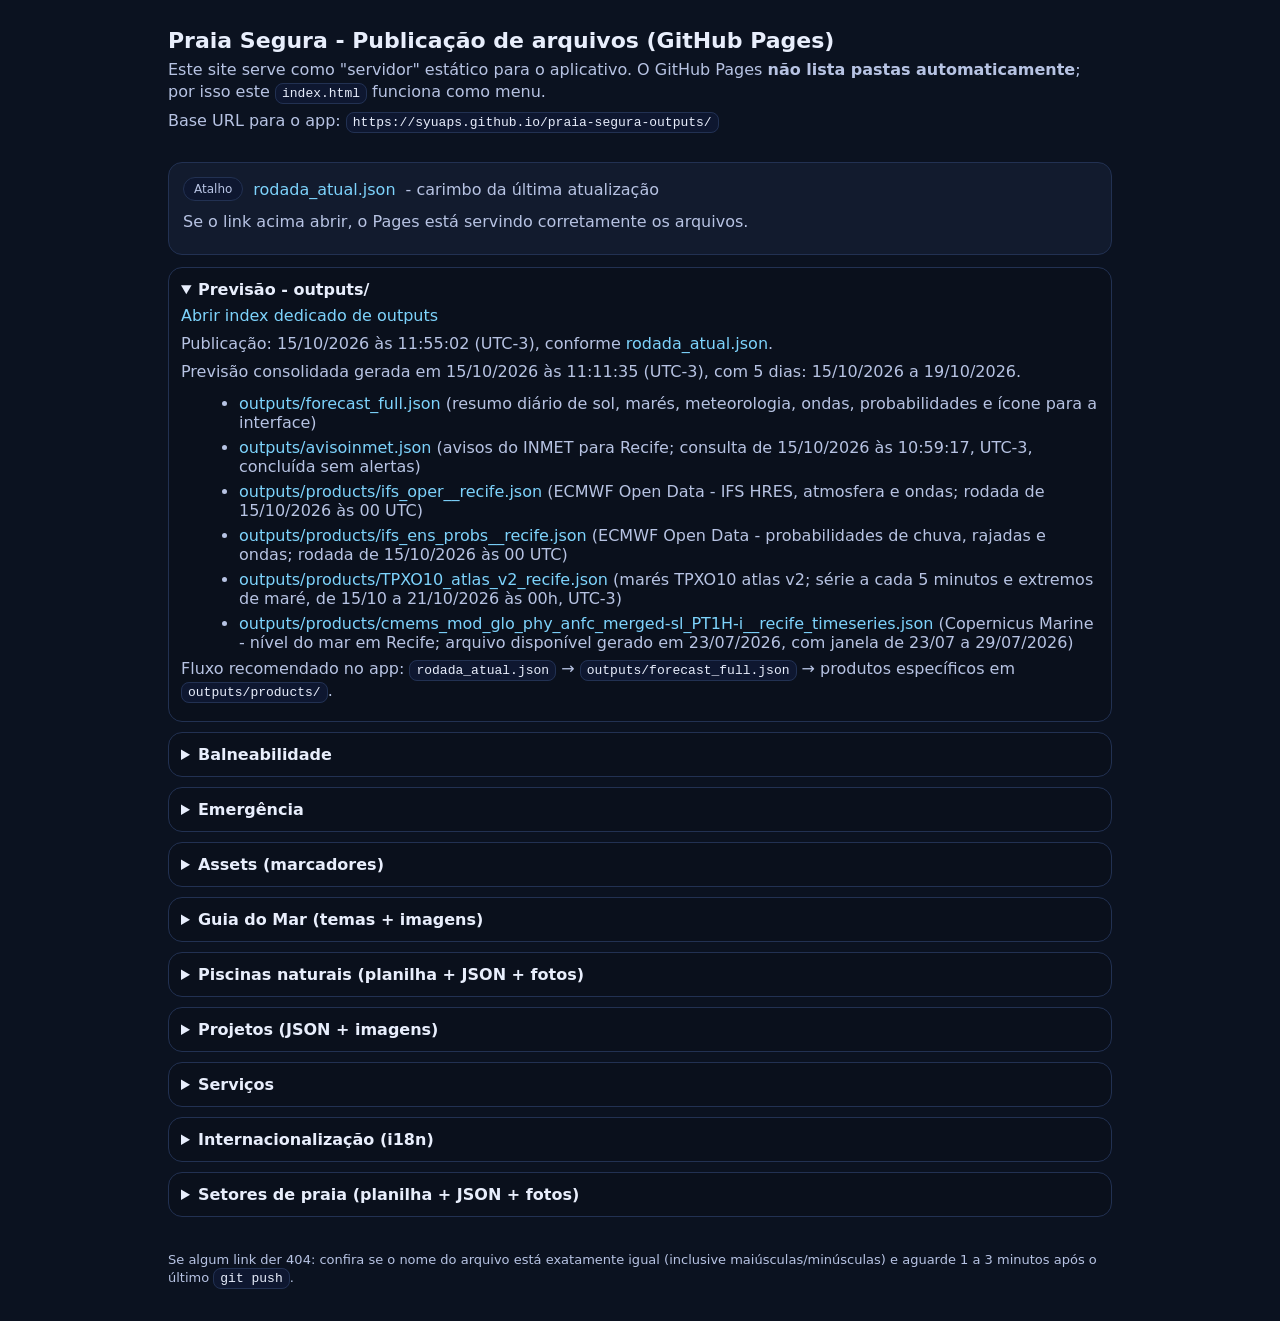
<file: index.html>
<!doctype html>
<html lang="pt-br">
<head>
  <meta charset="utf-8" />
  <meta name="viewport" content="width=device-width,initial-scale=1" />
  <title>Praia Segura - Outputs</title>
  <link rel="stylesheet" href="./styles.css" />
</head>
<body>
  <header>
    <h1>Praia Segura - Publica&ccedil;&atilde;o de arquivos (GitHub Pages)</h1>
    <p>Este site serve como &quot;servidor&quot; est&aacute;tico para o aplicativo. O GitHub Pages <b>n&atilde;o lista pastas automaticamente</b>; por isso este <code>index.html</code> funciona como menu.</p>
    <p class="muted">Base URL para o app: <code>https://syuaps.github.io/praia-segura-outputs/</code></p>
  </header>

  <main>
    <div class="card">
      <div class="row">
        <span class="pill">Atalho</span>
        <a href="./rodada_atual.json">rodada_atual.json</a>
        <span class="muted">- carimbo da &uacute;ltima atualiza&ccedil;&atilde;o</span>
      </div>
      <p class="card-note">Se o link acima abrir, o Pages est&aacute; servindo corretamente os arquivos.</p>
    </div>

    <details open>
      <summary>Previs&atilde;o - outputs/</summary>
      <p><a href="./outputs/index.html">Abrir index dedicado de outputs</a></p>
      <p>Publica&ccedil;&atilde;o: <time datetime="2026-10-15T11:55:02-03:00">15/10/2026 &agrave;s 11:55:02 (UTC-3)</time>, conforme <a href="./rodada_atual.json">rodada_atual.json</a>.</p>
      <p>Previs&atilde;o consolidada gerada em <time datetime="2026-10-15T11:11:35-03:00">15/10/2026 &agrave;s 11:11:35 (UTC-3)</time>, com 5 dias: <time datetime="2026-10-15">15/10/2026</time> a <time datetime="2026-10-19">19/10/2026</time>.</p>
      <ul>
        <li><a href="./outputs/forecast_full.json">outputs/forecast_full.json</a> (resumo di&aacute;rio de sol, mar&eacute;s, meteorologia, ondas, probabilidades e &iacute;cone para a interface)</li>
        <li><a href="./outputs/avisoinmet.json">outputs/avisoinmet.json</a> (avisos do INMET para Recife; consulta de 15/10/2026 &agrave;s 10:59:17, UTC-3, conclu&iacute;da sem alertas)</li>
        <li><a href="./outputs/products/ifs_oper__recife.json">outputs/products/ifs_oper__recife.json</a> (ECMWF Open Data - IFS HRES, atmosfera e ondas; rodada de 15/10/2026 &agrave;s 00 UTC)</li>
        <li><a href="./outputs/products/ifs_ens_probs__recife.json">outputs/products/ifs_ens_probs__recife.json</a> (ECMWF Open Data - probabilidades de chuva, rajadas e ondas; rodada de 15/10/2026 &agrave;s 00 UTC)</li>
        <li><a href="./outputs/products/TPXO10_atlas_v2_recife.json">outputs/products/TPXO10_atlas_v2_recife.json</a> (mar&eacute;s TPXO10 atlas v2; s&eacute;rie a cada 5 minutos e extremos de mar&eacute;, de 15/10 a 21/10/2026 &agrave;s 00h, UTC-3)</li>
        <li><a href="./outputs/products/cmems_mod_glo_phy_anfc_merged-sl_PT1H-i__recife_timeseries.json">outputs/products/cmems_mod_glo_phy_anfc_merged-sl_PT1H-i__recife_timeseries.json</a> (Copernicus Marine - n&iacute;vel do mar em Recife; arquivo dispon&iacute;vel gerado em 23/07/2026, com janela de 23/07 a 29/07/2026)</li>
      </ul>
      <p class="muted">Fluxo recomendado no app: <code>rodada_atual.json</code> &rarr; <code>outputs/forecast_full.json</code> &rarr; produtos espec&iacute;ficos em <code>outputs/products/</code>.</p>
    </details>

    <details>
      <summary>Balneabilidade</summary>
      <ul>
        <li><a href="./data_static/balneabilidade/balneabilidade.xlsx">data_static/balneabilidade/balneabilidade.xlsx</a></li>
        <li><a href="./data_static/balneabilidade/balneabilidade_latest.json">data_static/balneabilidade/balneabilidade_latest.json</a></li>
        <li><a href="./data_static/balneabilidade/pdfs/informativo-balneabilidade-23_2026-enterolert.pdf">data_static/balneabilidade/pdfs/informativo-balneabilidade-23_2026-enterolert.pdf</a></li>
        <li><a href="./data_static/balneabilidade/pdfs/informativo-balneabilidade-24_2026-enterolert.pdf">data_static/balneabilidade/pdfs/informativo-balneabilidade-24_2026-enterolert.pdf</a></li>
        <li><a href="./data_static/balneabilidade/pdfs/informativo-balneabilidade-25_2026-enterolert.pdf">data_static/balneabilidade/pdfs/informativo-balneabilidade-25_2026-enterolert.pdf</a></li>
        <li><a href="./data_static/balneabilidade/pdfs/informativo-balneabilidade-26_2026-enterolert.pdf">data_static/balneabilidade/pdfs/informativo-balneabilidade-26_2026-enterolert.pdf</a></li>
        <li><a href="./data_static/balneabilidade/pdfs/informativo-balneabilidade-28_2026-enterolert.pdf">data_static/balneabilidade/pdfs/informativo-balneabilidade-28_2026-enterolert.pdf</a></li>
      </ul>
    </details>

    <details>
      <summary>Emerg&ecirc;ncia</summary>
      <ul>
        <li><a href="./data_static/emergencia/emergencia.json">data_static/emergencia/emergencia.json</a></li>
      </ul>
    </details>

    <details>
      <summary>Assets (marcadores)</summary>
      <ul>
        <li><a href="./data_static/assets/map-markers/pin-accessibility.png">data_static/assets/map-markers/pin-accessibility.png</a></li>
        <li><a href="./data_static/assets/map-markers/pin-blue.png">data_static/assets/map-markers/pin-blue.png</a></li>
        <li><a href="./data_static/assets/map-markers/pin-green.png">data_static/assets/map-markers/pin-green.png</a></li>
        <li><a href="./data_static/assets/map-markers/pin-grey.png">data_static/assets/map-markers/pin-grey.png</a></li>
        <li><a href="./data_static/assets/map-markers/pin-me.png">data_static/assets/map-markers/pin-me.png</a></li>
        <li><a href="./data_static/assets/map-markers/pin-red.png">data_static/assets/map-markers/pin-red.png</a></li>
        <li><a href="./data_static/assets/map-markers/pin-yellow.png">data_static/assets/map-markers/pin-yellow.png</a></li>
      </ul>
    </details>

    <details>
      <summary>Guia do Mar (temas + imagens)</summary>
      <ul>
        <li><a href="./data_static/guiadomar/guiaTemas.json">data_static/guiadomar/guiaTemas.json</a></li>
        <li><a href="./data_static/guiadomar/guiadomar_img/animal-encalhado.png">data_static/guiadomar/guiadomar_img/animal-encalhado.png</a></li>
        <li><a href="./data_static/guiadomar/guiadomar_img/balneabilidade.png">data_static/guiadomar/guiadomar_img/balneabilidade.png</a></li>
        <li><a href="./data_static/guiadomar/guiadomar_img/caravelas.png">data_static/guiadomar/guiadomar_img/caravelas.png</a></li>
        <li><a href="./data_static/guiadomar/guiadomar_img/correntes.png">data_static/guiadomar/guiadomar_img/correntes.png</a></li>
        <li><a href="./data_static/guiadomar/guiadomar_img/mar-hoje.png">data_static/guiadomar/guiadomar_img/mar-hoje.png</a></li>
        <li><a href="./data_static/guiadomar/guiadomar_img/mar-turvo-chuva.png">data_static/guiadomar/guiadomar_img/mar-turvo-chuva.png</a></li>
        <li><a href="./data_static/guiadomar/guiadomar_img/mare.png">data_static/guiadomar/guiadomar_img/mare.png</a></li>
        <li><a href="./data_static/guiadomar/guiadomar_img/oceanografia.png">data_static/guiadomar/guiadomar_img/oceanografia.png</a></li>
        <li><a href="./data_static/guiadomar/guiadomar_img/ondas.png">data_static/guiadomar/guiadomar_img/ondas.png</a></li>
        <li><a href="./data_static/guiadomar/guiadomar_img/praia-segura-uso.png">data_static/guiadomar/guiadomar_img/praia-segura-uso.png</a></li>
        <li><a href="./data_static/guiadomar/guiadomar_img/praia-segura.png">data_static/guiadomar/guiadomar_img/praia-segura.png</a></li>
        <li><a href="./data_static/guiadomar/guiadomar_img/recifes.png">data_static/guiadomar/guiadomar_img/recifes.png</a></li>
        <li><a href="./data_static/guiadomar/guiadomar_img/restingas.png">data_static/guiadomar/guiadomar_img/restingas.png</a></li>
        <li><a href="./data_static/guiadomar/guiadomar_img/risco-noturno.png">data_static/guiadomar/guiadomar_img/risco-noturno.png</a></li>
        <li><a href="./data_static/guiadomar/guiadomar_img/trechos-abertos.png">data_static/guiadomar/guiadomar_img/trechos-abertos.png</a></li>
        <li><a href="./data_static/guiadomar/guiadomar_img/tubaroes.png">data_static/guiadomar/guiadomar_img/tubaroes.png</a></li>
        <li><a href="./data_static/guiadomar/guiadomar_icons/icon-animal-encalhado.png">data_static/guiadomar/guiadomar_icons/icon-animal-encalhado.png</a></li>
        <li><a href="./data_static/guiadomar/guiadomar_icons/icon-balneabilidade.png">data_static/guiadomar/guiadomar_icons/icon-balneabilidade.png</a></li>
        <li><a href="./data_static/guiadomar/guiadomar_icons/icon-caravelas.png">data_static/guiadomar/guiadomar_icons/icon-caravelas.png</a></li>
        <li><a href="./data_static/guiadomar/guiadomar_icons/icon-correntes.png">data_static/guiadomar/guiadomar_icons/icon-correntes.png</a></li>
        <li><a href="./data_static/guiadomar/guiadomar_icons/icon-fallback.png">data_static/guiadomar/guiadomar_icons/icon-fallback.png</a></li>
        <li><a href="./data_static/guiadomar/guiadomar_icons/icon-mar-hoje.png">data_static/guiadomar/guiadomar_icons/icon-mar-hoje.png</a></li>
        <li><a href="./data_static/guiadomar/guiadomar_icons/icon-mar-turvo-chuva.png">data_static/guiadomar/guiadomar_icons/icon-mar-turvo-chuva.png</a></li>
        <li><a href="./data_static/guiadomar/guiadomar_icons/icon-mare.png">data_static/guiadomar/guiadomar_icons/icon-mare.png</a></li>
        <li><a href="./data_static/guiadomar/guiadomar_icons/icon-oceanografia.png">data_static/guiadomar/guiadomar_icons/icon-oceanografia.png</a></li>
        <li><a href="./data_static/guiadomar/guiadomar_icons/icon-ondas.png">data_static/guiadomar/guiadomar_icons/icon-ondas.png</a></li>
        <li><a href="./data_static/guiadomar/guiadomar_icons/icon-recifes.png">data_static/guiadomar/guiadomar_icons/icon-recifes.png</a></li>
        <li><a href="./data_static/guiadomar/guiadomar_icons/icon-restinga.png">data_static/guiadomar/guiadomar_icons/icon-restinga.png</a></li>
        <li><a href="./data_static/guiadomar/guiadomar_icons/icon-restingas.png">data_static/guiadomar/guiadomar_icons/icon-restingas.png</a></li>
        <li><a href="./data_static/guiadomar/guiadomar_icons/icon-risco-noturno.png">data_static/guiadomar/guiadomar_icons/icon-risco-noturno.png</a></li>
        <li><a href="./data_static/guiadomar/guiadomar_icons/icon-trechos-abertos.png">data_static/guiadomar/guiadomar_icons/icon-trechos-abertos.png</a></li>
        <li><a href="./data_static/guiadomar/guiadomar_icons/icon-tubaroes.png">data_static/guiadomar/guiadomar_icons/icon-tubaroes.png</a></li>
      </ul>
    </details>

    <details>
      <summary>Piscinas naturais (planilha + JSON + fotos)</summary>
      <ul>
        <li><a href="./data_static/piscinas/piscinas.xlsx">data_static/piscinas/piscinas.xlsx</a></li>
        <li><a href="./data_static/piscinas/piscinasNaturais.json">data_static/piscinas/piscinasNaturais.json</a></li>
        <li><a href="./data_static/piscinas/piscinas_img/ID_0001.jpg">data_static/piscinas/piscinas_img/ID_0001.jpg</a></li>
        <li><a href="./data_static/piscinas/piscinas_img/ID_0005.jpg">data_static/piscinas/piscinas_img/ID_0005.jpg</a></li>
        <li><a href="./data_static/piscinas/piscinas_img/ID_0006.jpg">data_static/piscinas/piscinas_img/ID_0006.jpg</a></li>
        <li><a href="./data_static/piscinas/piscinas_img/ID_0008.jpg">data_static/piscinas/piscinas_img/ID_0008.jpg</a></li>
        <li><a href="./data_static/piscinas/piscinas_img/ID_0016.jpg">data_static/piscinas/piscinas_img/ID_0016.jpg</a></li>
        <li><a href="./data_static/piscinas/piscinas_img/ID_0018.jpg">data_static/piscinas/piscinas_img/ID_0018.jpg</a></li>
        <li><a href="./data_static/piscinas/piscinas_img/ID_0019.jpg">data_static/piscinas/piscinas_img/ID_0019.jpg</a></li>
        <li><a href="./data_static/piscinas/piscinas_img/ID_0022.jpg">data_static/piscinas/piscinas_img/ID_0022.jpg</a></li>
        <li><a href="./data_static/piscinas/piscinas_img/ID_0023.jpg">data_static/piscinas/piscinas_img/ID_0023.jpg</a></li>
        <li><a href="./data_static/piscinas/piscinas_img/ID_0024.jpg">data_static/piscinas/piscinas_img/ID_0024.jpg</a></li>
      </ul>
    </details>

    <details>
      <summary>Projetos (JSON + imagens)</summary>
      <ul>
        <li><a href="./data_static/projetos/projetos.json">data_static/projetos/projetos.json</a></li>
        <li><a href="./data_static/projetos/projetos_img/balneabilidade-cprh.png">data_static/projetos/projetos_img/balneabilidade-cprh.png</a></li>
        <li><a href="./data_static/projetos/projetos_img/museu-oceanografia.png">data_static/projetos/projetos_img/museu-oceanografia.png</a></li>
        <li><a href="./data_static/projetos/projetos_img/parque-capibaribe.png">data_static/projetos/projetos_img/parque-capibaribe.png</a></li>
        <li><a href="./data_static/projetos/projetos_img/praia-sem-barreiras.png">data_static/projetos/projetos_img/praia-sem-barreiras.png</a></li>
        <li><a href="./data_static/projetos/projetos_img/recife-cidade-parque.png">data_static/projetos/projetos_img/recife-cidade-parque.png</a></li>
      </ul>
    </details>

    <details>
      <summary>Servi&ccedil;os</summary>
      <ul>
        <li><a href="./data_static/servicos/servicos.json">data_static/servicos/servicos.json</a></li>
        <li><a href="./data_static/servicos/servicos.xlsx">data_static/servicos/servicos.xlsx</a></li>
      </ul>
    </details>

    <details>
      <summary>Internacionaliza&ccedil;&atilde;o (i18n)</summary>
      <ul>
        <li><a href="./data_static/i18n/manifest.json">./data_static/i18n/manifest.json</a></li>
        <li><a href="./data_static/i18n/en-US/data_static/emergencia/emergencia.json">./data_static/i18n/en-US/data_static/emergencia/emergencia.json</a></li>
        <li><a href="./data_static/i18n/en-US/data_static/guiadomar/guiaTemas.json">./data_static/i18n/en-US/data_static/guiadomar/guiaTemas.json</a></li>
        <li><a href="./data_static/i18n/en-US/data_static/piscinas/piscinasNaturais.json">./data_static/i18n/en-US/data_static/piscinas/piscinasNaturais.json</a></li>
        <li><a href="./data_static/i18n/en-US/data_static/projetos/projetos.json">./data_static/i18n/en-US/data_static/projetos/projetos.json</a></li>
        <li><a href="./data_static/i18n/en-US/data_static/servicos/servicos.json">./data_static/i18n/en-US/data_static/servicos/servicos.json</a></li>
        <li><a href="./data_static/i18n/en-US/data_static/setores/setoresRecife.json">./data_static/i18n/en-US/data_static/setores/setoresRecife.json</a></li>
        <li><a href="./data_static/i18n/es/data_static/emergencia/emergencia.json">./data_static/i18n/es/data_static/emergencia/emergencia.json</a></li>
        <li><a href="./data_static/i18n/es/data_static/guiadomar/guiaTemas.json">./data_static/i18n/es/data_static/guiadomar/guiaTemas.json</a></li>
        <li><a href="./data_static/i18n/es/data_static/piscinas/piscinasNaturais.json">./data_static/i18n/es/data_static/piscinas/piscinasNaturais.json</a></li>
        <li><a href="./data_static/i18n/es/data_static/projetos/projetos.json">./data_static/i18n/es/data_static/projetos/projetos.json</a></li>
        <li><a href="./data_static/i18n/es/data_static/servicos/servicos.json">./data_static/i18n/es/data_static/servicos/servicos.json</a></li>
        <li><a href="./data_static/i18n/es/data_static/setores/setoresRecife.json">./data_static/i18n/es/data_static/setores/setoresRecife.json</a></li>
        <li><a href="./data_static/i18n/fr/data_static/emergencia/emergencia.json">./data_static/i18n/fr/data_static/emergencia/emergencia.json</a></li>
        <li><a href="./data_static/i18n/fr/data_static/guiadomar/guiaTemas.json">./data_static/i18n/fr/data_static/guiadomar/guiaTemas.json</a></li>
        <li><a href="./data_static/i18n/fr/data_static/piscinas/piscinasNaturais.json">./data_static/i18n/fr/data_static/piscinas/piscinasNaturais.json</a></li>
        <li><a href="./data_static/i18n/fr/data_static/projetos/projetos.json">./data_static/i18n/fr/data_static/projetos/projetos.json</a></li>
        <li><a href="./data_static/i18n/fr/data_static/servicos/servicos.json">./data_static/i18n/fr/data_static/servicos/servicos.json</a></li>
        <li><a href="./data_static/i18n/fr/data_static/setores/setoresRecife.json">./data_static/i18n/fr/data_static/setores/setoresRecife.json</a></li>
      </ul>
    </details>

    <details>
      <summary>Setores de praia (planilha + JSON + fotos)</summary>
      <ul>
        <li><a href="./data_static/setores/setores.xlsx">data_static/setores/setores.xlsx</a></li>
        <li><a href="./data_static/setores/setores_with_cprh.xlsx">data_static/setores/setores_with_cprh.xlsx</a></li>
        <li><a href="./data_static/setores/setoresRecife.json">data_static/setores/setoresRecife.json</a></li>
        <li><a href="./data_static/setores/setores_img/ID_0001.jpg">data_static/setores/setores_img/ID_0001.jpg</a></li>
        <li><a href="./data_static/setores/setores_img/ID_0002.jpg">data_static/setores/setores_img/ID_0002.jpg</a></li>
        <li><a href="./data_static/setores/setores_img/ID_0003.jpg">data_static/setores/setores_img/ID_0003.jpg</a></li>
        <li><a href="./data_static/setores/setores_img/ID_0004.jpg">data_static/setores/setores_img/ID_0004.jpg</a></li>
        <li><a href="./data_static/setores/setores_img/ID_0005.jpg">data_static/setores/setores_img/ID_0005.jpg</a></li>
        <li><a href="./data_static/setores/setores_img/ID_0006.jpg">data_static/setores/setores_img/ID_0006.jpg</a></li>
        <li><a href="./data_static/setores/setores_img/ID_0007.jpg">data_static/setores/setores_img/ID_0007.jpg</a></li>
        <li><a href="./data_static/setores/setores_img/ID_0008.jpg">data_static/setores/setores_img/ID_0008.jpg</a></li>
        <li><a href="./data_static/setores/setores_img/ID_0009.jpg">data_static/setores/setores_img/ID_0009.jpg</a></li>
        <li><a href="./data_static/setores/setores_img/ID_0010.jpg">data_static/setores/setores_img/ID_0010.jpg</a></li>
        <li><a href="./data_static/setores/setores_img/ID_0011.jpg">data_static/setores/setores_img/ID_0011.jpg</a></li>
        <li><a href="./data_static/setores/setores_img/ID_0012.jpg">data_static/setores/setores_img/ID_0012.jpg</a></li>
        <li><a href="./data_static/setores/setores_img/ID_0013.jpg">data_static/setores/setores_img/ID_0013.jpg</a></li>
        <li><a href="./data_static/setores/setores_img/ID_0014.jpg">data_static/setores/setores_img/ID_0014.jpg</a></li>
        <li><a href="./data_static/setores/setores_img/ID_0015.jpg">data_static/setores/setores_img/ID_0015.jpg</a></li>
        <li><a href="./data_static/setores/setores_img/ID_0016.jpg">data_static/setores/setores_img/ID_0016.jpg</a></li>
        <li><a href="./data_static/setores/setores_img/ID_0017.jpg">data_static/setores/setores_img/ID_0017.jpg</a></li>
        <li><a href="./data_static/setores/setores_img/ID_0018.jpg">data_static/setores/setores_img/ID_0018.jpg</a></li>
        <li><a href="./data_static/setores/setores_img/ID_0019.jpg">data_static/setores/setores_img/ID_0019.jpg</a></li>
        <li><a href="./data_static/setores/setores_img/ID_0020.jpg">data_static/setores/setores_img/ID_0020.jpg</a></li>
        <li><a href="./data_static/setores/setores_img/ID_0021.jpg">data_static/setores/setores_img/ID_0021.jpg</a></li>
        <li><a href="./data_static/setores/setores_img/ID_0022.jpg">data_static/setores/setores_img/ID_0022.jpg</a></li>
        <li><a href="./data_static/setores/setores_img/ID_0023.jpg">data_static/setores/setores_img/ID_0023.jpg</a></li>
        <li><a href="./data_static/setores/setores_img/ID_0024.jpg">data_static/setores/setores_img/ID_0024.jpg</a></li>
        <li><a href="./data_static/setores/setores_img/ID_0025.jpg">data_static/setores/setores_img/ID_0025.jpg</a></li>
        <li><a href="./data_static/setores/setores_img/ID_0026.jpg">data_static/setores/setores_img/ID_0026.jpg</a></li>
        <li><a href="./data_static/setores/setores_img/ID_0027.jpg">data_static/setores/setores_img/ID_0027.jpg</a></li>
        <li><a href="./data_static/setores/setores_img/ID_0028.jpg">data_static/setores/setores_img/ID_0028.jpg</a></li>
        <li><a href="./data_static/setores/setores_img/ID_0029.jpg">data_static/setores/setores_img/ID_0029.jpg</a></li>
        <li><a href="./data_static/setores/setores_img/ID_0030.jpg">data_static/setores/setores_img/ID_0030.jpg</a></li>
        <li><a href="./data_static/setores/setores_img/ID_0031.jpg">data_static/setores/setores_img/ID_0031.jpg</a></li>
      </ul>
    </details>
  </main>

  <footer>
    <p>Se algum link der 404: confira se o nome do arquivo est&aacute; exatamente igual (inclusive mai&uacute;sculas/min&uacute;sculas) e aguarde 1 a 3 minutos ap&oacute;s o &uacute;ltimo <code>git push</code>.</p>
  </footer>
</body>
</html>
</file>
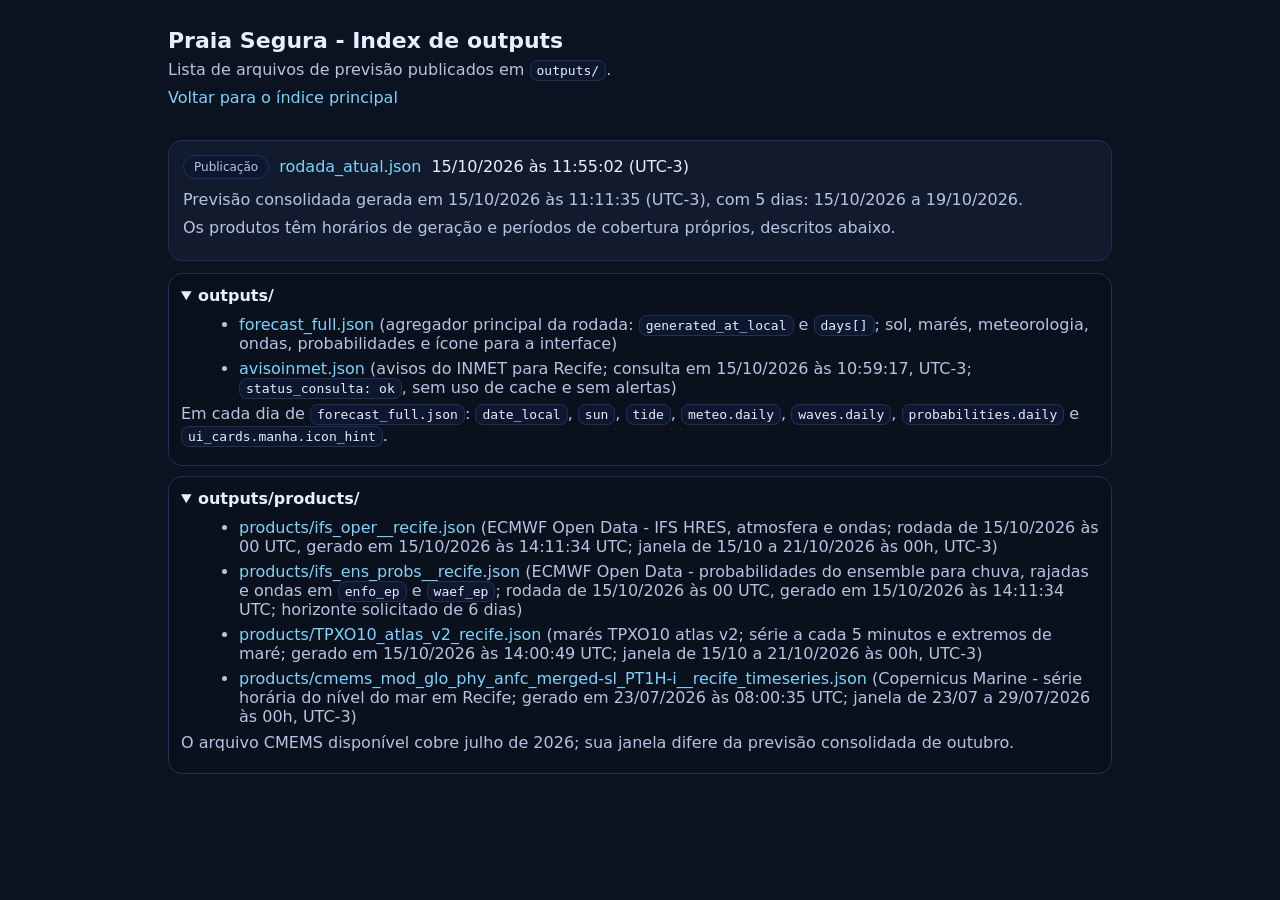
<file: outputs/index.html>
<!doctype html>
<html lang="pt-br">
<head>
  <meta charset="utf-8" />
  <meta name="viewport" content="width=device-width,initial-scale=1" />
  <title>Praia Segura - Index de outputs</title>
  <link rel="stylesheet" href="../styles.css" />
</head>
<body>
  <header>
    <h1>Praia Segura - Index de outputs</h1>
    <p>Lista de arquivos de previs&atilde;o publicados em <code>outputs/</code>.</p>
    <p class="muted"><a href="../index.html">Voltar para o &iacute;ndice principal</a></p>
  </header>

  <main>
    <div class="card">
      <div class="row">
        <span class="pill">Publica&ccedil;&atilde;o</span>
        <a href="../rodada_atual.json">rodada_atual.json</a>
        <time datetime="2026-10-15T11:55:02-03:00">15/10/2026 &agrave;s 11:55:02 (UTC-3)</time>
      </div>
      <p class="card-note">Previs&atilde;o consolidada gerada em <time datetime="2026-10-15T11:11:35-03:00">15/10/2026 &agrave;s 11:11:35 (UTC-3)</time>, com 5 dias: <time datetime="2026-10-15">15/10/2026</time> a <time datetime="2026-10-19">19/10/2026</time>.</p>
      <p>Os produtos t&ecirc;m hor&aacute;rios de gera&ccedil;&atilde;o e per&iacute;odos de cobertura pr&oacute;prios, descritos abaixo.</p>
    </div>

    <details open>
      <summary>outputs/</summary>
      <ul>
        <li><a href="./forecast_full.json">forecast_full.json</a> (agregador principal da rodada: <code>generated_at_local</code> e <code>days[]</code>; sol, mar&eacute;s, meteorologia, ondas, probabilidades e &iacute;cone para a interface)</li>
        <li><a href="./avisoinmet.json">avisoinmet.json</a> (avisos do INMET para Recife; consulta em <time datetime="2026-10-15T10:59:17-03:00">15/10/2026 &agrave;s 10:59:17, UTC-3</time>; <code>status_consulta: ok</code>, sem uso de cache e sem alertas)</li>
      </ul>
      <p class="muted">Em cada dia de <code>forecast_full.json</code>: <code>date_local</code>, <code>sun</code>, <code>tide</code>, <code>meteo.daily</code>, <code>waves.daily</code>, <code>probabilities.daily</code> e <code>ui_cards.manha.icon_hint</code>.</p>
    </details>

    <details open>
      <summary>outputs/products/</summary>
      <ul>
        <li><a href="./products/ifs_oper__recife.json">products/ifs_oper__recife.json</a> (ECMWF Open Data - IFS HRES, atmosfera e ondas; rodada de 15/10/2026 &agrave;s 00 UTC, gerado em <time datetime="2026-10-15T14:11:34Z">15/10/2026 &agrave;s 14:11:34 UTC</time>; janela de 15/10 a 21/10/2026 &agrave;s 00h, UTC-3)</li>
        <li><a href="./products/ifs_ens_probs__recife.json">products/ifs_ens_probs__recife.json</a> (ECMWF Open Data - probabilidades do ensemble para chuva, rajadas e ondas em <code>enfo_ep</code> e <code>waef_ep</code>; rodada de 15/10/2026 &agrave;s 00 UTC, gerado em <time datetime="2026-10-15T14:11:34Z">15/10/2026 &agrave;s 14:11:34 UTC</time>; horizonte solicitado de 6 dias)</li>
        <li><a href="./products/TPXO10_atlas_v2_recife.json">products/TPXO10_atlas_v2_recife.json</a> (mar&eacute;s TPXO10 atlas v2; s&eacute;rie a cada 5 minutos e extremos de mar&eacute;; gerado em <time datetime="2026-10-15T14:00:49Z">15/10/2026 &agrave;s 14:00:49 UTC</time>; janela de 15/10 a 21/10/2026 &agrave;s 00h, UTC-3)</li>
        <li><a href="./products/cmems_mod_glo_phy_anfc_merged-sl_PT1H-i__recife_timeseries.json">products/cmems_mod_glo_phy_anfc_merged-sl_PT1H-i__recife_timeseries.json</a> (Copernicus Marine - s&eacute;rie hor&aacute;ria do n&iacute;vel do mar em Recife; gerado em <time datetime="2026-07-23T08:00:35.810489Z">23/07/2026 &agrave;s 08:00:35 UTC</time>; janela de 23/07 a 29/07/2026 &agrave;s 00h, UTC-3)</li>
      </ul>
      <p class="muted">O arquivo CMEMS dispon&iacute;vel cobre julho de 2026; sua janela difere da previs&atilde;o consolidada de outubro.</p>
    </details>
  </main>
</body>
</html>
</file>
<file: styles.css>
:root {
  --bg: #0b1220;
  --card: #121b2e;
  --text: #e8eefc;
  --muted: #b7c3e3;
  --link: #7dd3fc;
  --line: #223152;
}

* { box-sizing: border-box; }

body {
  margin: 0;
  font-family: system-ui, -apple-system, Segoe UI, Roboto, Arial, sans-serif;
  background: var(--bg);
  color: var(--text);
}

header {
  padding: 28px 18px 12px;
  max-width: 980px;
  margin: 0 auto;
}

h1 {
  margin: 0 0 6px;
  font-size: 22px;
  font-weight: 700;
}

p {
  margin: 6px 0;
  color: var(--muted);
  line-height: 1.4;
}

main {
  max-width: 980px;
  margin: 0 auto;
  padding: 0 18px 28px;
}

.card {
  background: var(--card);
  border: 1px solid var(--line);
  border-radius: 14px;
  padding: 14px;
  margin: 12px 0;
}

.card-note {
  margin-top: 10px;
}

.row {
  display: flex;
  gap: 10px;
  flex-wrap: wrap;
  align-items: center;
}

a {
  color: var(--link);
  text-decoration: none;
}

a:hover {
  text-decoration: underline;
}

code {
  background: #0e1730;
  border: 1px solid var(--line);
  padding: 2px 6px;
  border-radius: 8px;
  color: var(--text);
}

details {
  border: 1px solid var(--line);
  border-radius: 14px;
  padding: 12px;
  background: rgba(0, 0, 0, 0.12);
}

details + details {
  margin-top: 10px;
}

summary {
  cursor: pointer;
  font-weight: 650;
}

ul {
  margin: 10px 0 0 18px;
  color: var(--muted);
}

li {
  margin: 6px 0;
}

.muted {
  color: var(--muted);
}

.pill {
  display: inline-block;
  padding: 4px 10px;
  border-radius: 999px;
  border: 1px solid var(--line);
  background: #0e1730;
  color: var(--muted);
  font-size: 12px;
}

footer {
  max-width: 980px;
  margin: 0 auto;
  padding: 0 18px 28px;
  color: var(--muted);
  font-size: 13px;
}
</file>
